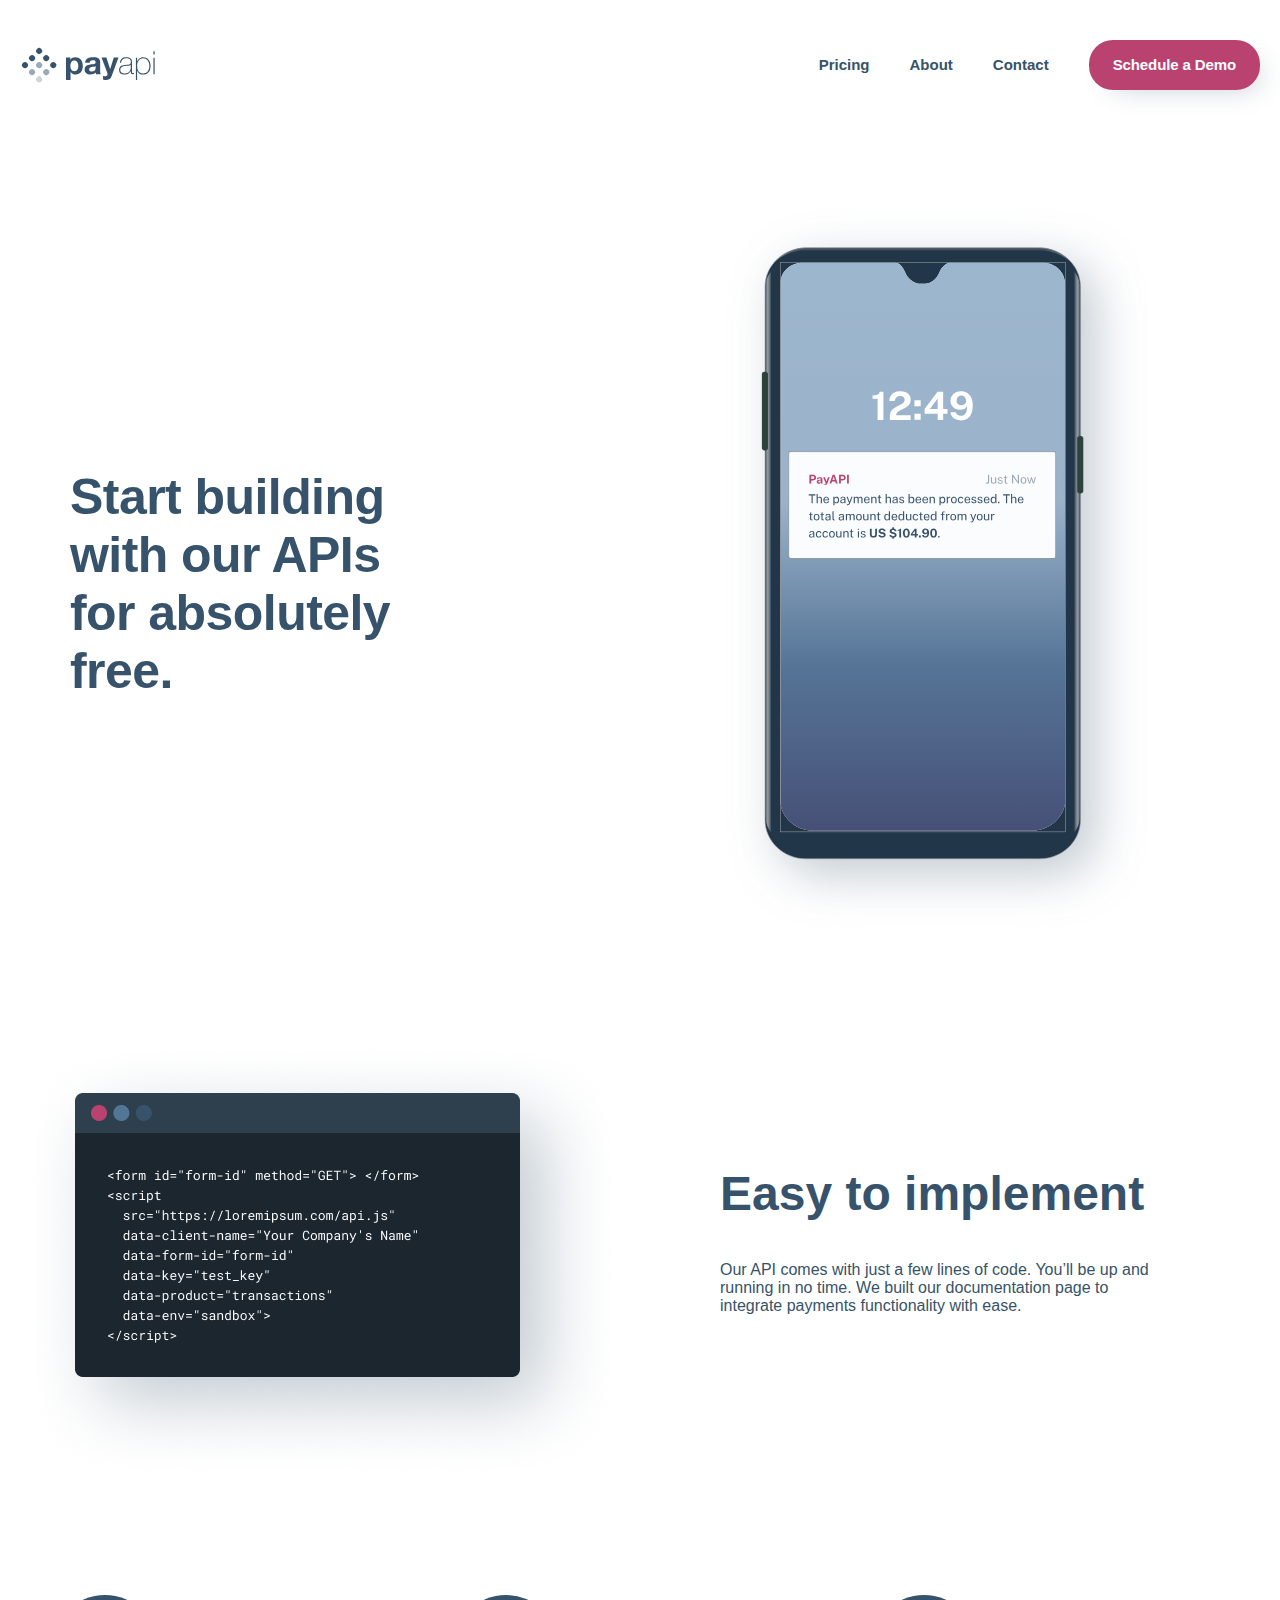
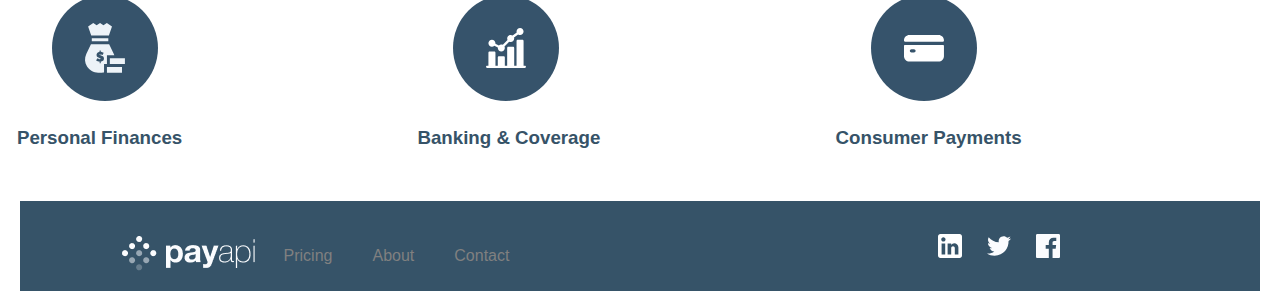
<file: RESPONSIVE PROJECT/index.html>
<!DOCTYPE html>
<html lang="en">
<head>
    <meta charset="UTF-8">
    <meta name="viewport" content="width=device-width, initial-scale=1.0">
    <link rel="stylesheet" href="./style.css">
    <title>Document</title>
</head>
<body>
    
    <header>
        <div class="container">
            <nav class="navbar">
                <img src="./images/Group 21.svg" alt="logo">
                <ul class="nav_list">
                    <li>
                        <a href="#" class="nav_link">Pricing</a>
                    </li>
                    <li>
                        <a href="#" class="nav_link">About</a>
                    </li>
                    <li>
                        <a href="#" class="nav_link">Contact</a>
                    </li>
                        <button class="nav_btn">Schedule a Demo</button> 
                    </li>
                </ul>
                <button class="menu">
                </button>
            </nav>
        </div>
    </header>
    <main>
        <div class="container">
            <div class="wrapper">
                <h2 class="start">Start building with our APIs for absolutely free.</h2>
                <img src="./images/Group 30 (1).svg" alt="" class="phone">
            </div>

            <div class="wrapper_2">
            <img src="./images/Group 14 (2).png" alt="">
                <h2 class="starter">Easy to implement</h2> 
               <p class="text">Our API comes with just a few lines of code. You’ll be up and running in no time. We built our documentation page to integrate payments functionality with ease. </p>
            </div>
        </div>
    </main>
    <section>
        <div class="container">
           <div class="main">
            <img src="./images/Group 17.svg" alt="" class="main__logo">
            <h3 class="h3">Personal Finances</h3>
            <img src="./images/Group 18.svg" alt="" class="main__logo">
            <h3 class="h3">Banking & Coverage</h3>
            <img src="./images/Group 19.svg" alt="" class="main__logo">
            <h3 class="h3">Consumer Payments</h3>
           </div>
        </div>
    </section>
    <footer>
        <div class="container">
            <div class="footer">
                <img src="./images/Group 21.png" alt="" class="footer__logo">
                <ul class="nav__listt">
                    <li><a href="" class="nav__link">Pricing</a></li>
                    <li><a href="" class="nav__link">About</a></li>
                    <li><a href="" class="nav__link">Contact</a></li>
                </ul>
               <div class="logos">
                <img src="./images/Shape (1).svg" alt="">
                <img src="./images/Path (3).svg" alt="">
                <img src="./images/Path (2).svg" alt="">
               </div>
            </div>
        </div>
    </footer>
</body>
</html>
</file>
<file: RESPONSIVE PROJECT/style.css>
* {
    margin: 0;
    padding: 0;
    box-sizing: border-box;
}

a{
    text-decoration: none;
}

ul {
    list-style: none;
}

body {
    font-family: "public Sans", sans-serif;
}

.container {
    width: 1280px;
    margin: 0 auto;
    padding: 0 20px;
}

.navbar {
    display: flex;
    align-items: center;
    justify-content: space-between;
    padding: 40px 0;
}

.nav_list {
    display: flex;
    align-items: center;
    gap: 40px;
}

.nav_link {
    font-size: 15px;
    font-weight: 700;
    line-height: 17,63px;
    color: #365368;
}

.nav_btn {
    padding: 16px 24px;
    background-color: #BA4270;
    border-radius: 24px;
    border: none;
    box-shadow: 10px 10px 25px -10px #36536840;
    font-size: 15px;
    font-weight: 700;
    line-height: 17.63px;
    letter-spacing: -0.11538461595773697px;
    color: white;
}

.menu {
    background-color: transparent;
    border: none;
    display: none;
}

.wrapper {
    padding: 50px;
    display: flex;
    align-items: center;
    justify-content: space-between;
}

.start {
    width: 30%;
    font-size:50px;
    font-weight: 700;
    letter-spacing: -0.5538461804389954px;
    color: #36536B;
}

.phone {
    width: 45%;

}


.wrapper_2 {

}

.starter {
    font-size: 48px;
    display: block;
    position: relative;
    bottom: 70px;
    color: #36536B;
    bottom: 320px;
    left: 700px;

}

.text {
    color: #365368;
    width: 35%;
    position: relative;
    bottom: 280px;
    left: 700px;
}

.main {
    display: flex;
    align-items: center;
    justify-content: space-around;
}
.h3 {
    position: relative;
    top: 90px;
    right: 206px;
    color: #365368;
}

.footer {
    margin: 100px 0 0 0;
    display: flex;
    align-items: center;
    justify-content: space-between;
    background-color: #365368;
    height: 90px;
    color: grey;
}

.footer__logo {
    margin: 15px 0 0 100px;
    color: grey;
}
.nav__listt {
    display: flex;
    align-items: center;
    gap: 40px;
    position: relative;
    margin: 20px 0 0 0;
    right: 300px;
    color: grey;
}
.logos {
    display: flex;
    align-items: center;
    gap: 25px;
    position: relative;
    right: 200px;
    color: grey;
}
.nav__link {
    color: grey;
}









@media screen and (max-width: 1024px) {
    .start {
        width: 50%;
        font-size: 50px ;
    }
}

@media screen and (max-width: 768px) {
    .wrapper {
        flex-direction: column-reverse;
        row-gap: 48px;
        align-items: baseline;
    }

    .start {
        width: 80%;
        text-align: center;
        font-size: 48px;
        font-weight: 400;
        line-height: 56px;
        letter-spacing: -0.3692307770252228px;

    }
}








@media only screen and (max-width: 600px) {

    .container {
        padding: 28px;
    }
    .media {
        display: block;
    }
    .nav_list {
        display: none;
    }
    .navbar {

    }

    
}


@media screen and (max-width: 360px)  {
    .start {
        width: 100%;
        font-size: 32px;
        font-size: 32px;
        font-weight: 400;
        line-height: 36px;
        letter-spacing: -0.2461538463830948px;
        text-align: center;
    }
}
</file>
